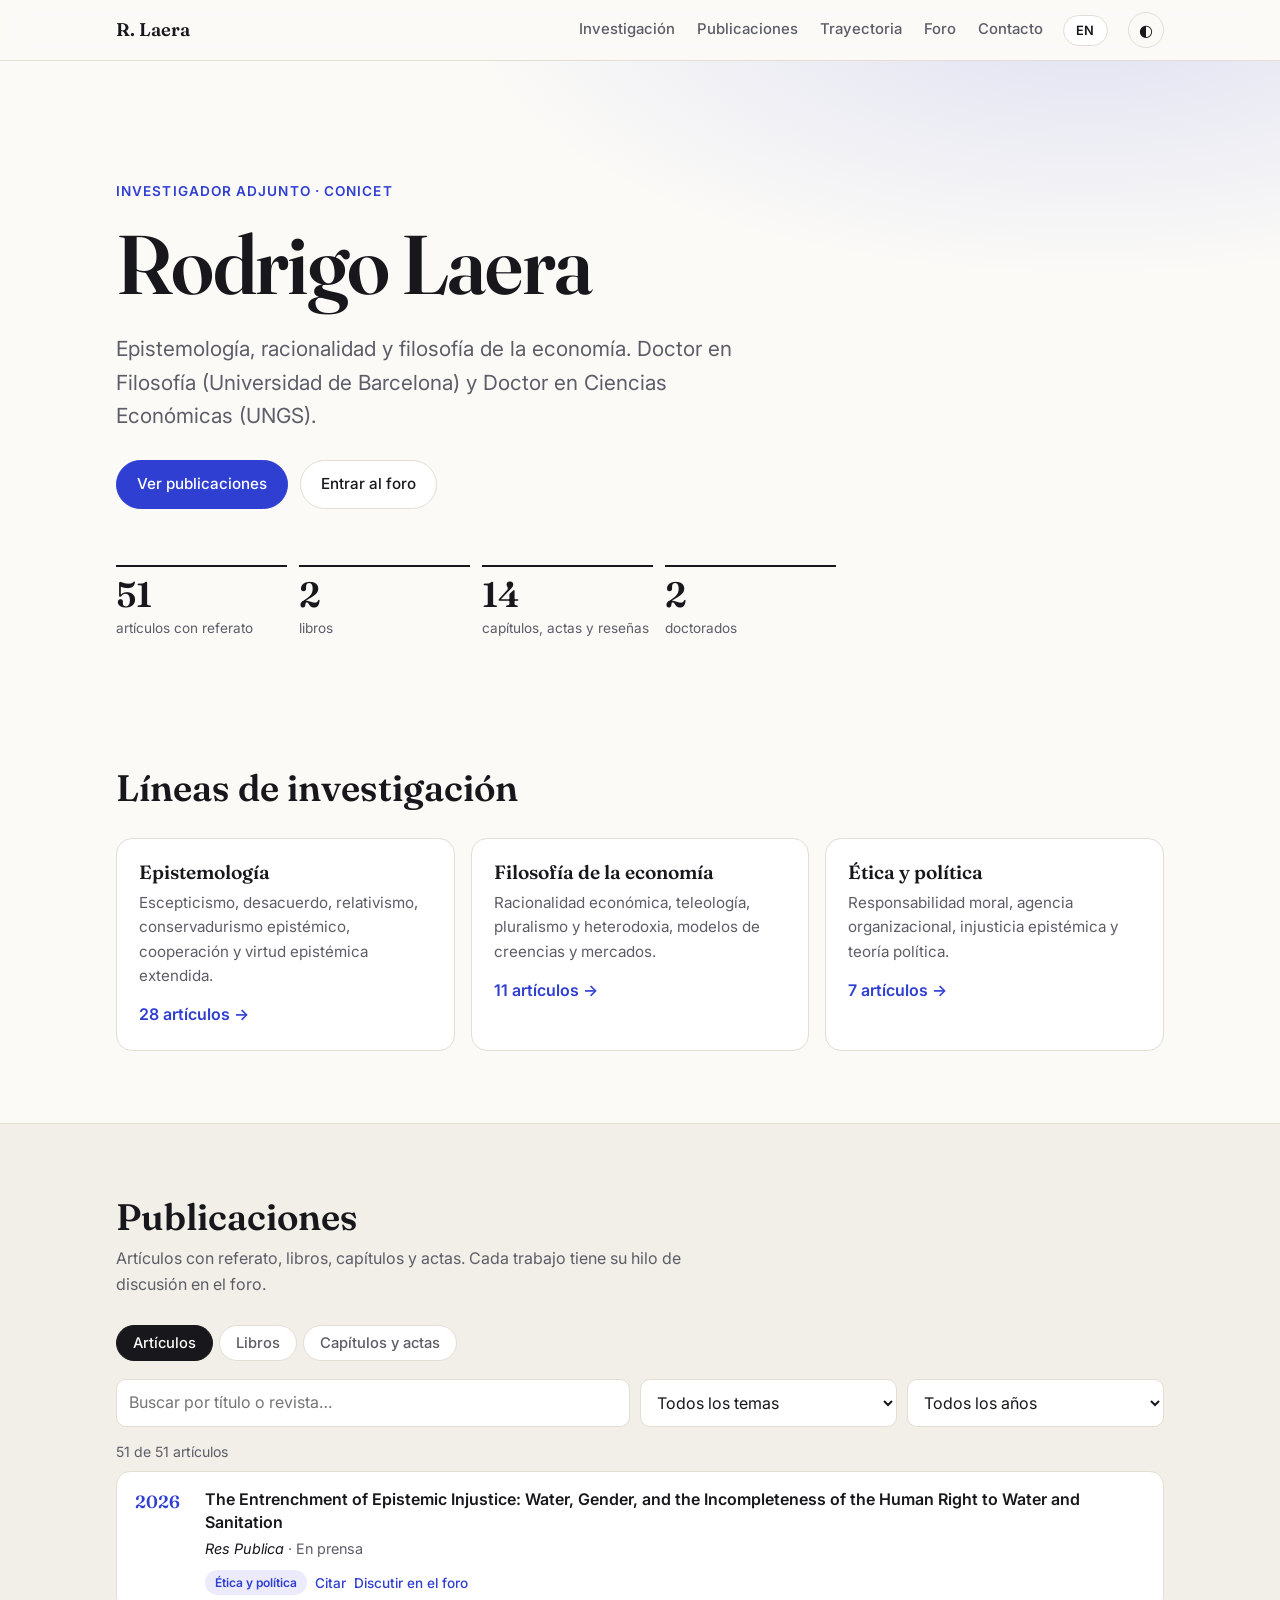
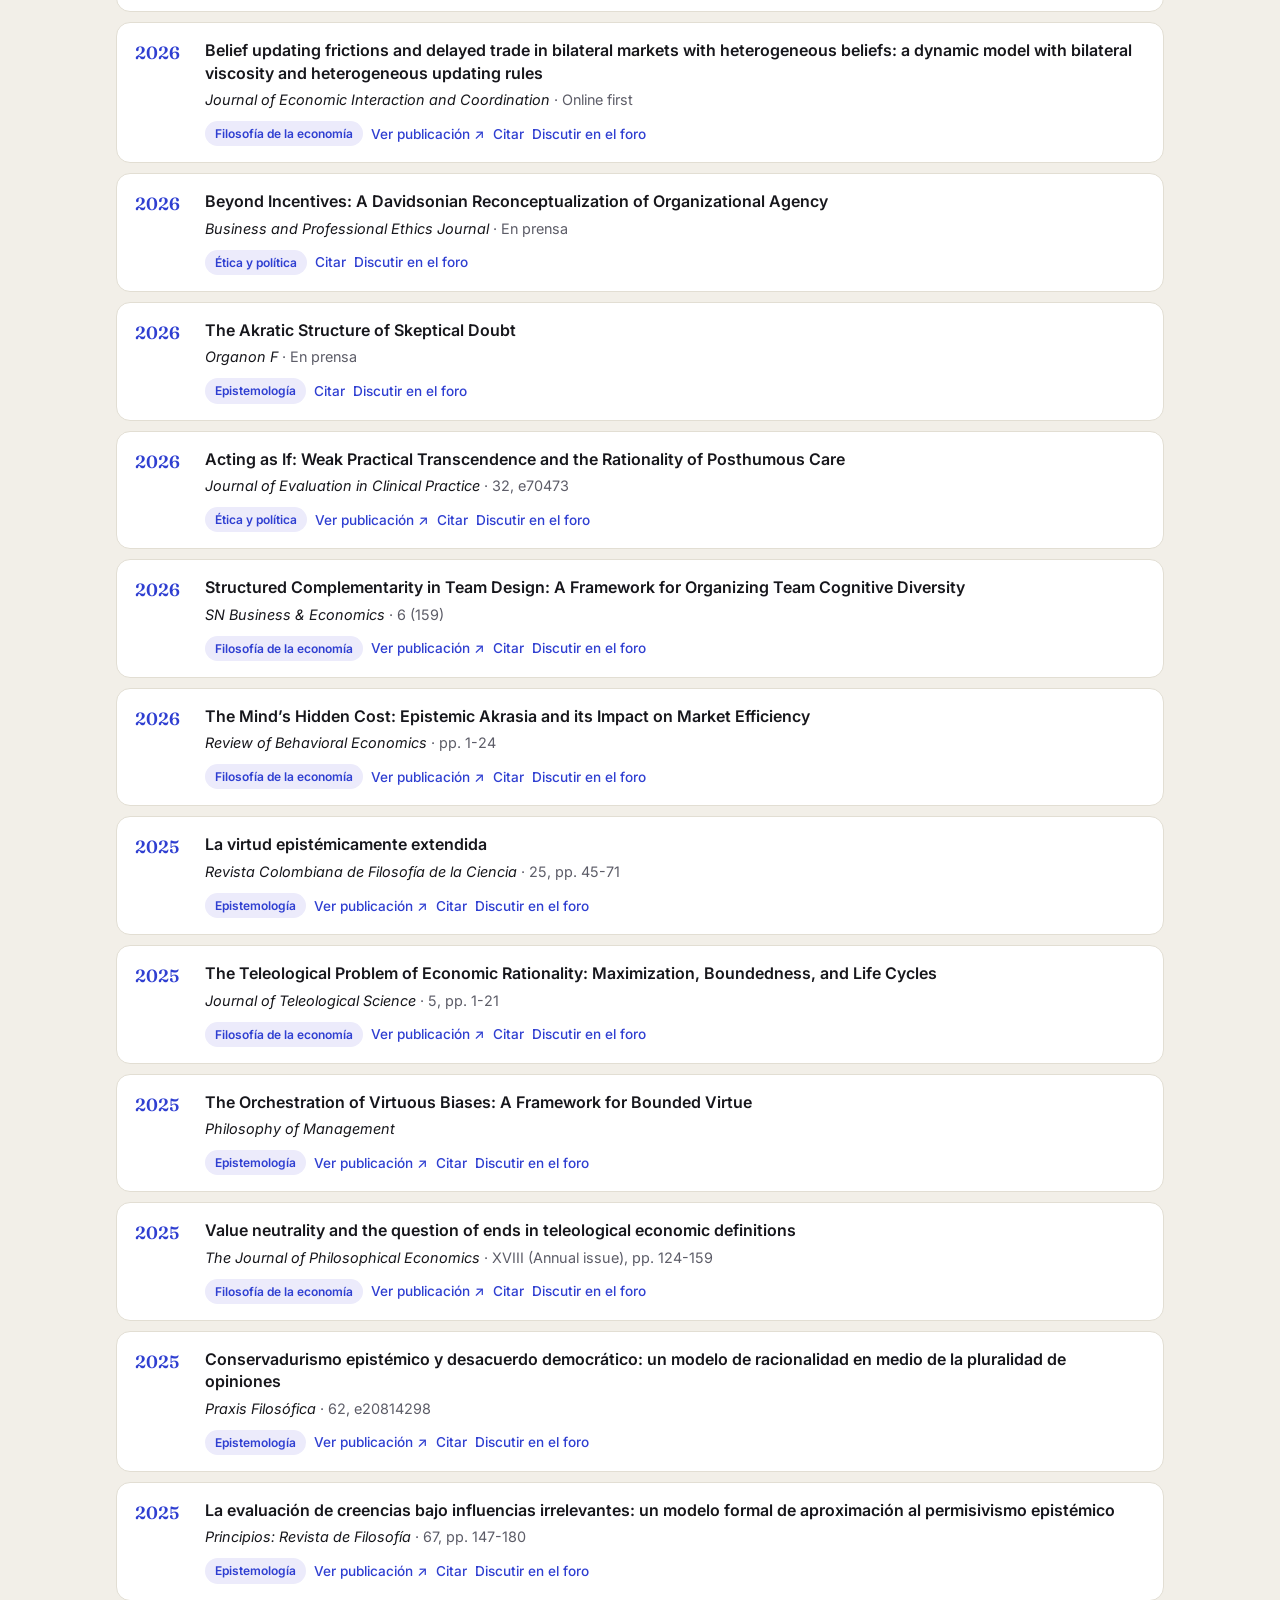
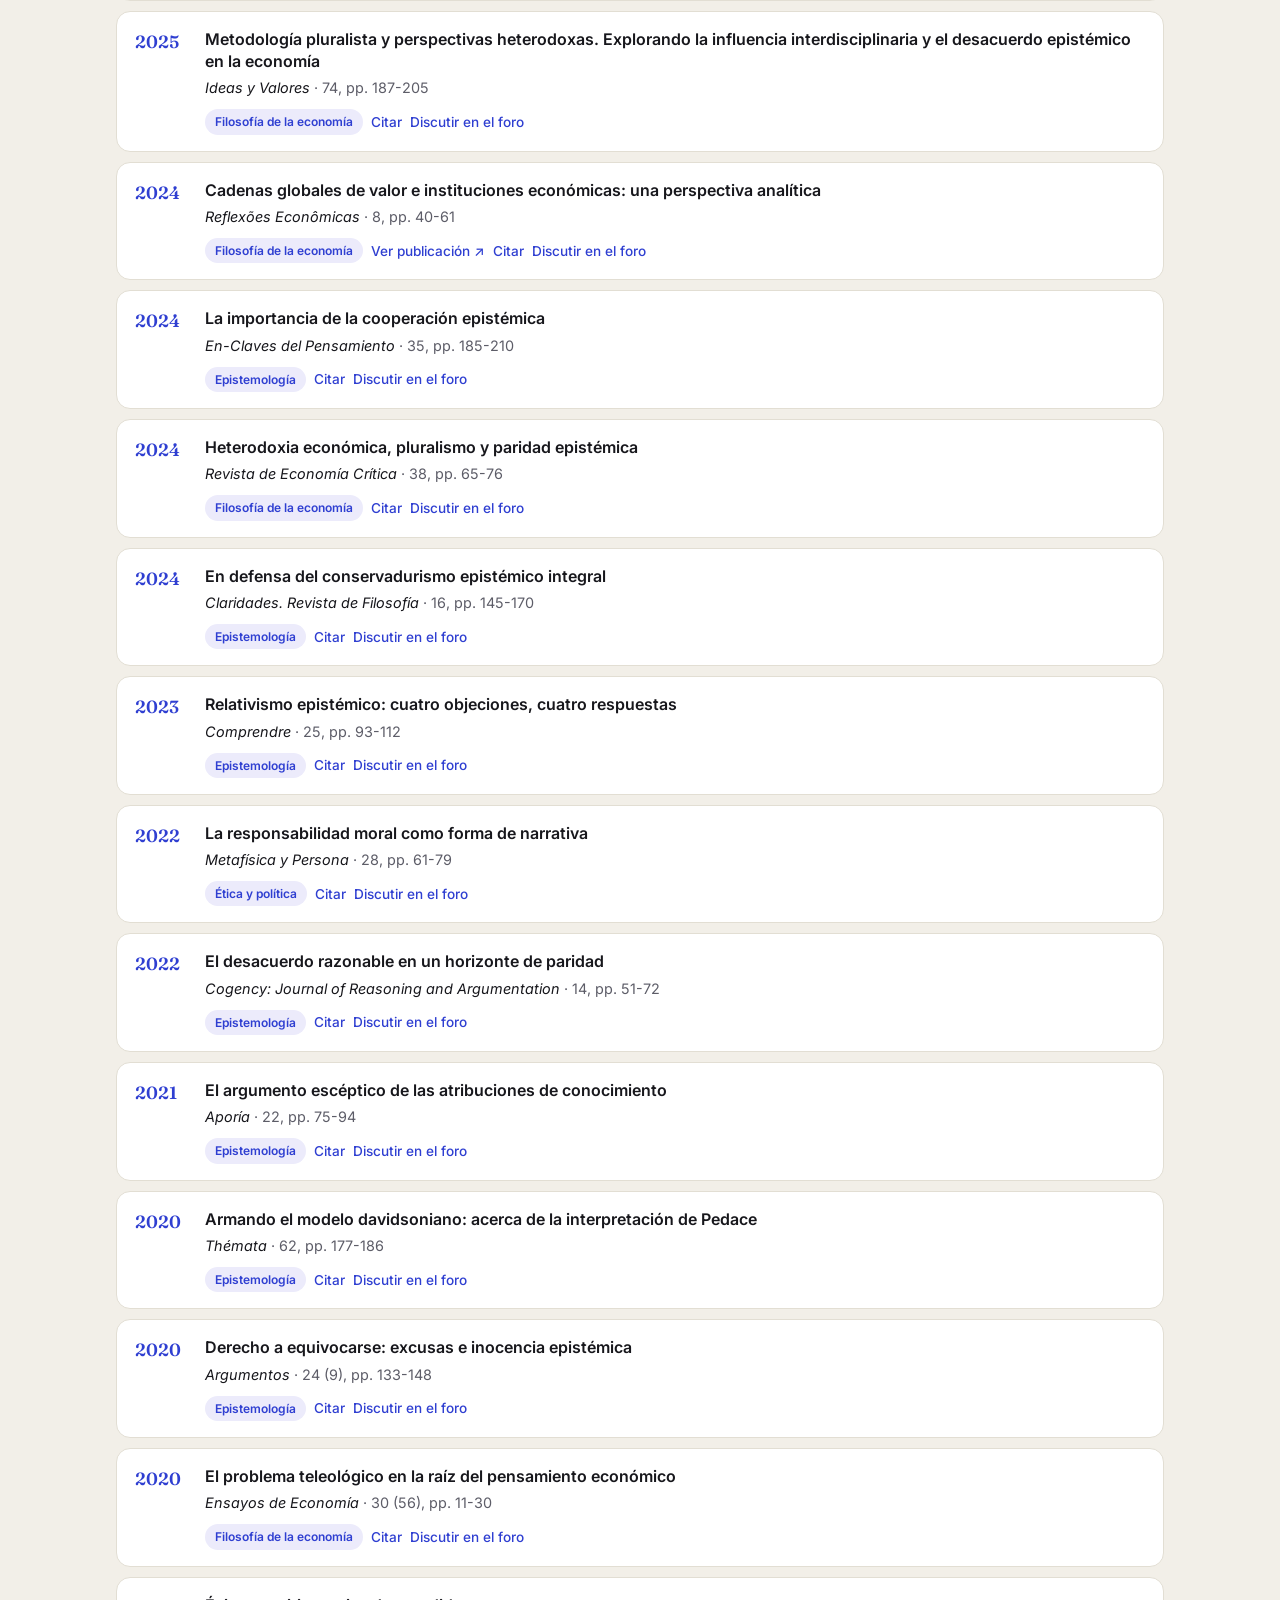
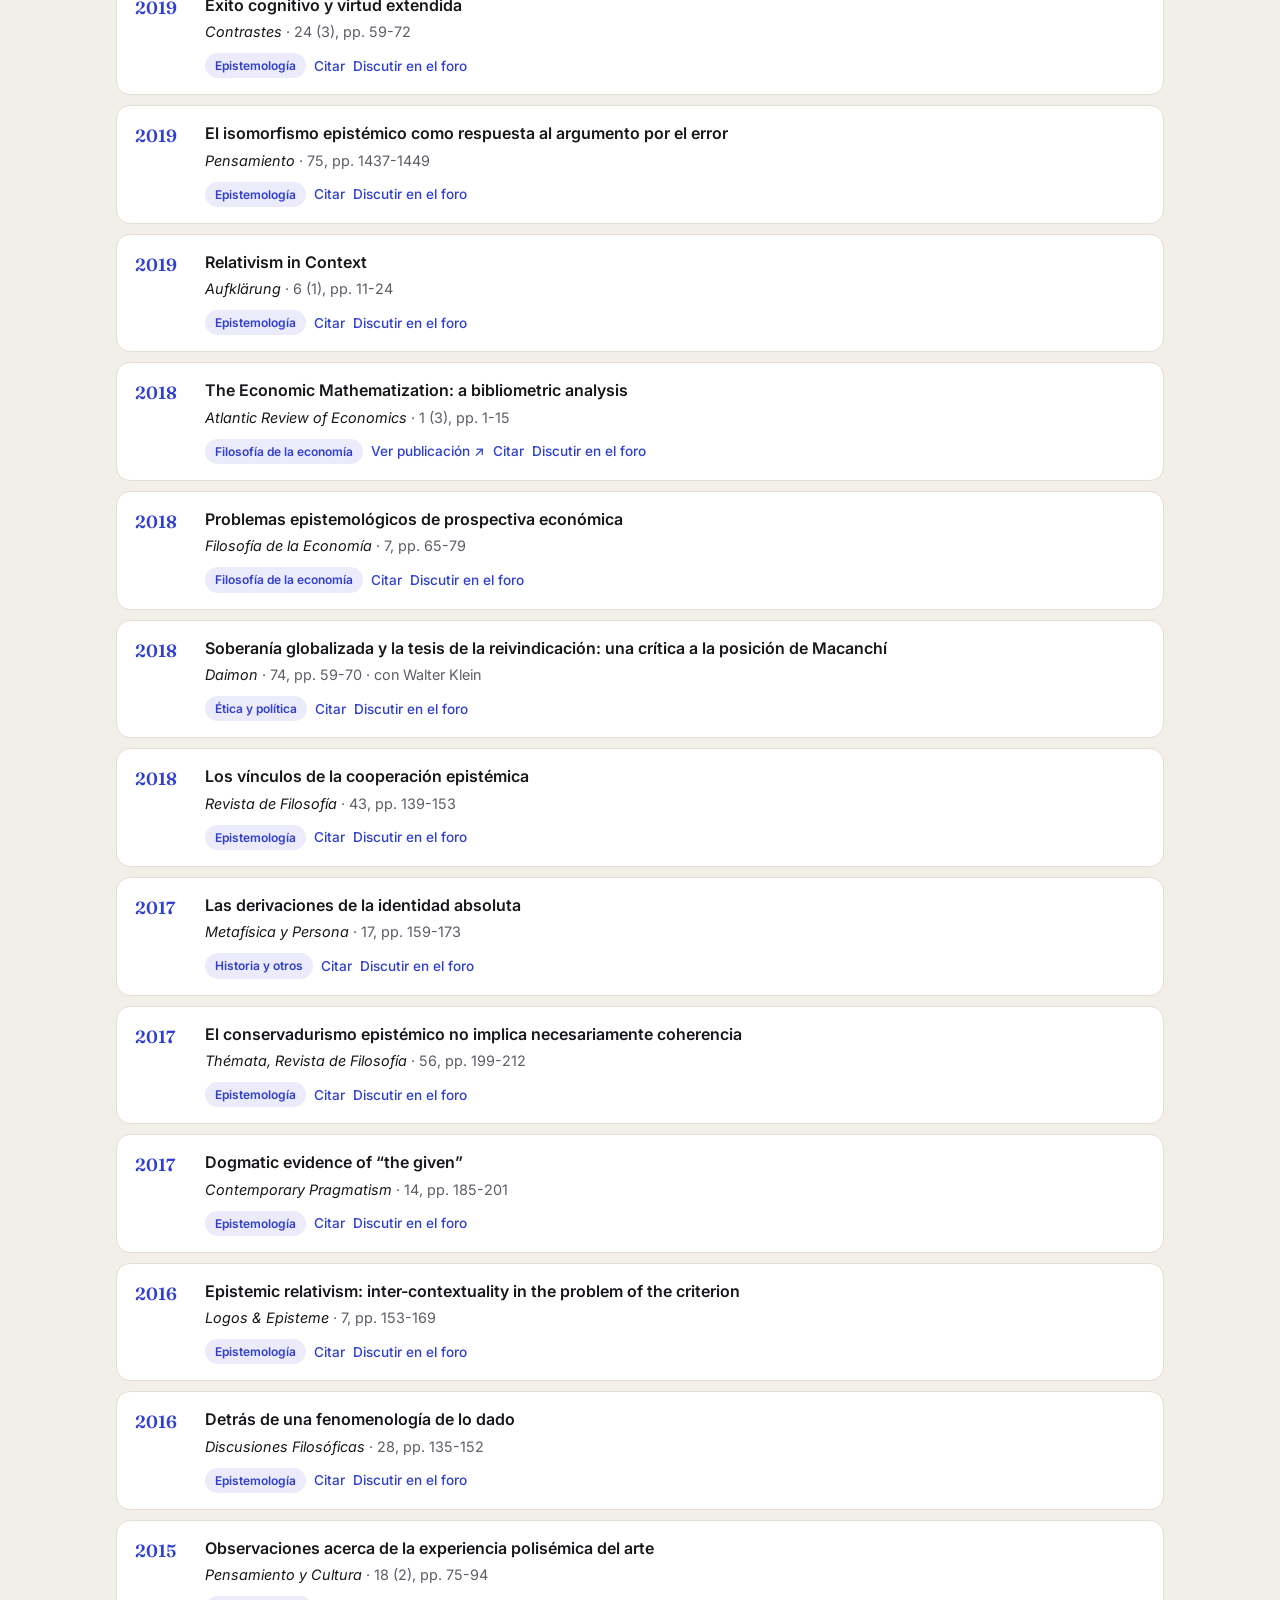
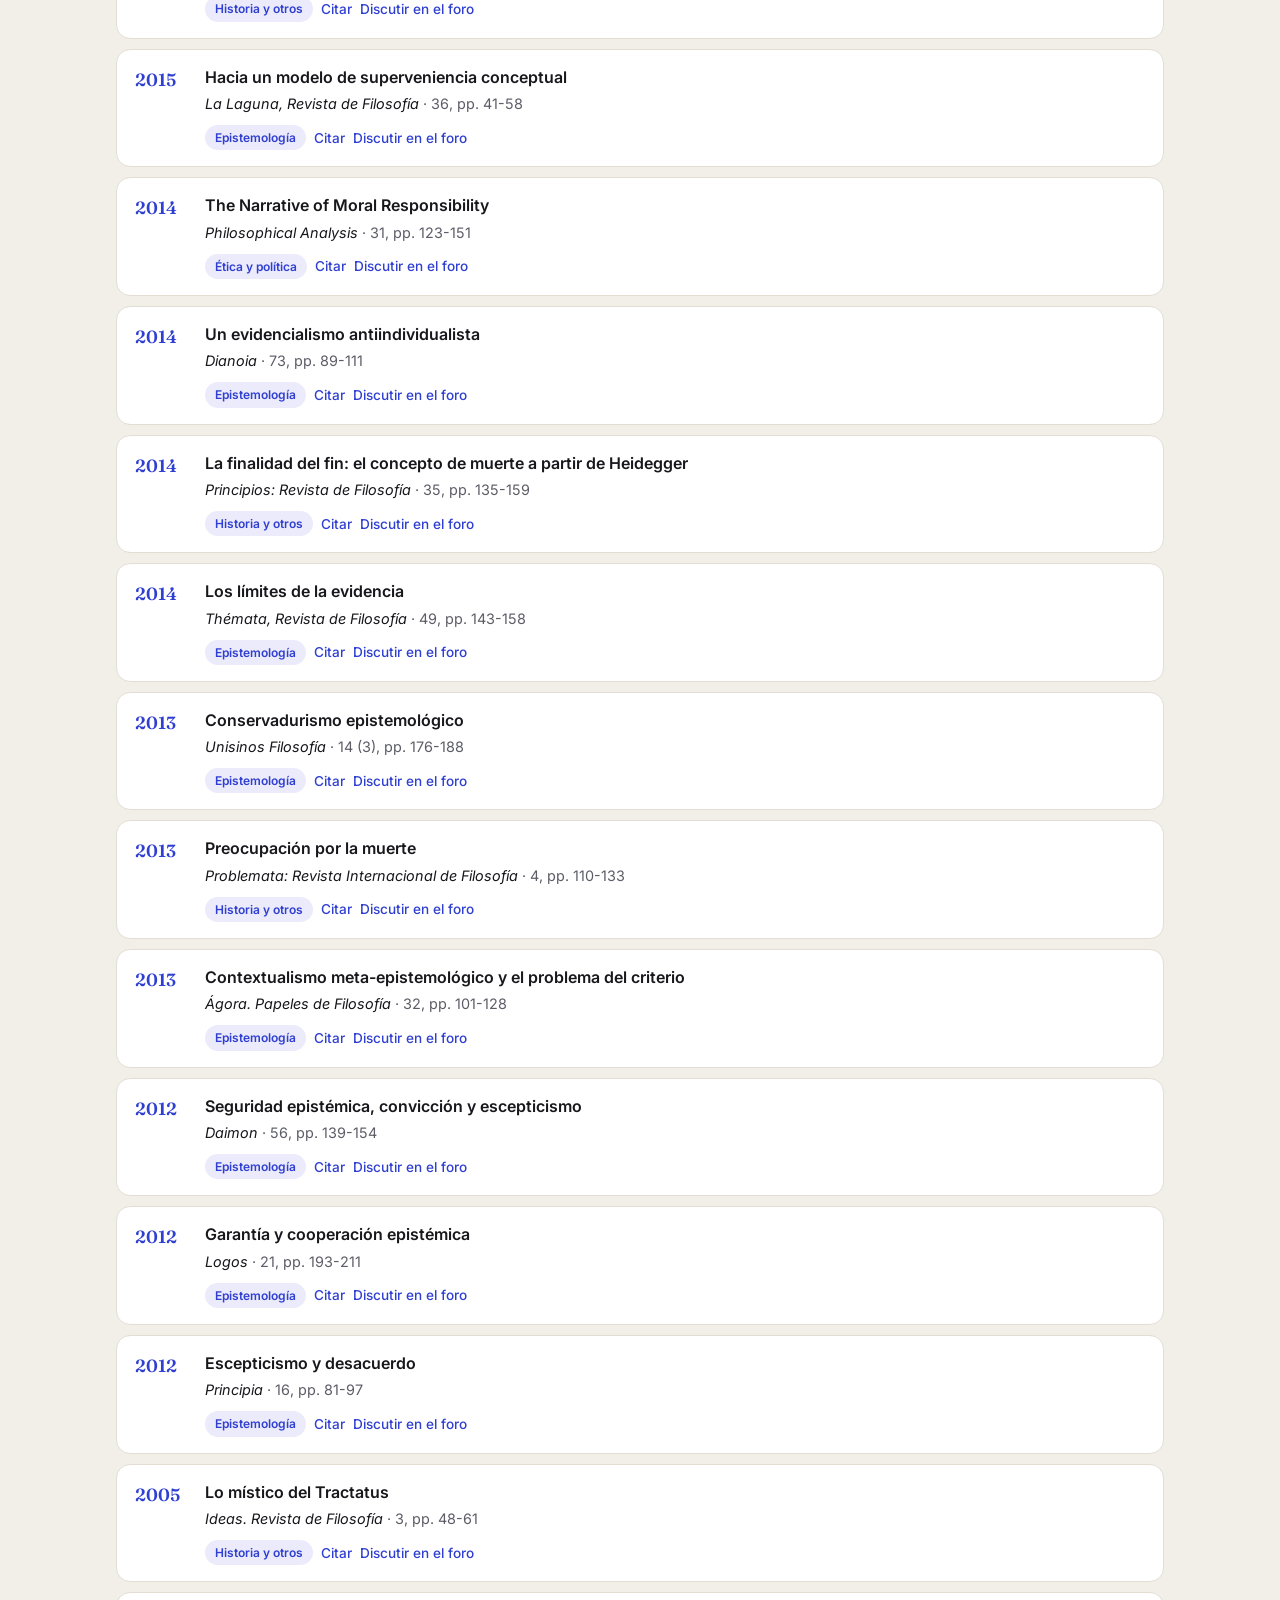
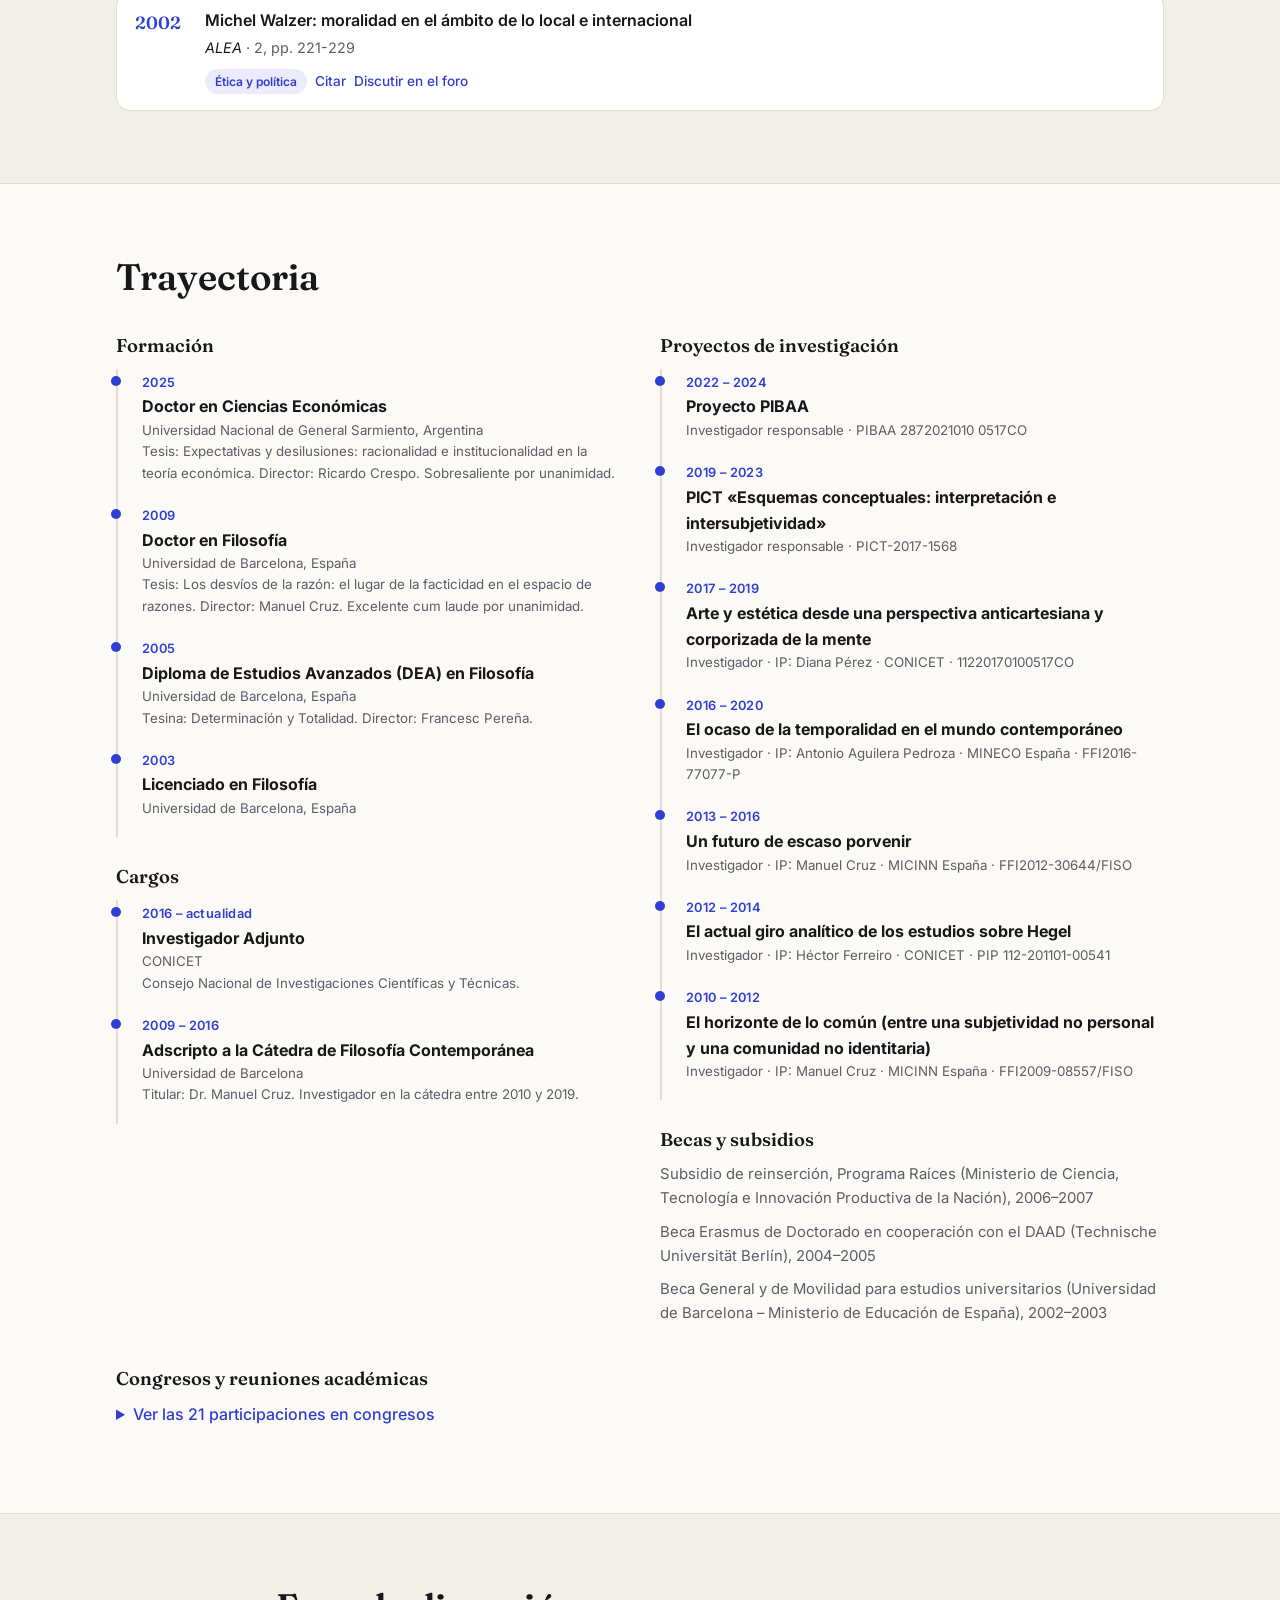
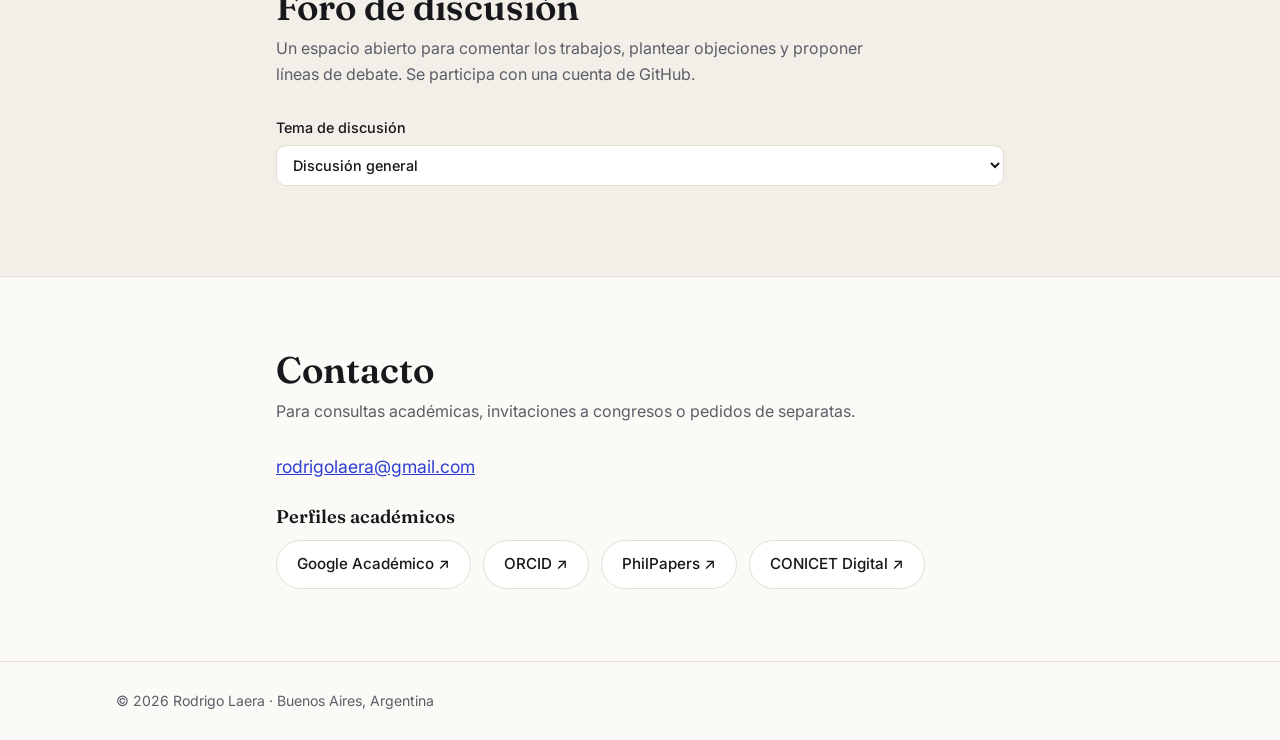
<file: index.html>
<!doctype html>
<html lang="es">
<head>
<meta charset="utf-8">
<meta name="viewport" content="width=device-width, initial-scale=1">
<title>Rodrigo Laera · Epistemología, racionalidad y filosofía de la economía</title>
<meta name="description" content="Sitio académico de Rodrigo Laera, Dr. en Filosofía y Dr. en Ciencias Económicas, Investigador Adjunto del CONICET. CV, publicaciones, cómo citar y foro de discusión.">
<meta name="page-lang" content="es" data-es="index.html" data-en="en.html">
<meta property="og:type" content="website">
<meta property="og:title" content="Rodrigo Laera · Epistemología, racionalidad y filosofía de la economía">
<meta property="og:description" content="Sitio académico de Rodrigo Laera, Dr. en Filosofía y Dr. en Ciencias Económicas, Investigador Adjunto del CONICET. CV, publicaciones, cómo citar y foro de discusión.">
<meta property="og:locale" content="es_AR">
<meta name="twitter:card" content="summary">
<link rel="preconnect" href="https://fonts.googleapis.com">
<link rel="preconnect" href="https://fonts.gstatic.com" crossorigin>
<link href="https://fonts.googleapis.com/css2?family=Fraunces:opsz,wght@9..144,400;9..144,600&family=Inter:wght@400;500;600&display=swap" rel="stylesheet">
<link rel="stylesheet" href="style.css">
<script>try{var t=localStorage.getItem("theme");if(t)document.documentElement.dataset.theme=t}catch(e){}</script>
</head>
<body>
<header class="nav">
  <div class="wrap nav-in">
    <a class="brand" href="#inicio">R. Laera</a>
    <nav id="menu">
      <a href="#investigacion" data-i="nav.research"></a>
      <a href="#publicaciones" data-i="nav.pubs"></a>
      <a href="#trayectoria" data-i="nav.career"></a>
      <a href="#foro" data-i="nav.forum"></a>
      <a href="#contacto" data-i="nav.contact"></a>
    </nav>
    <a id="lang" class="pill-btn" href="en.html" hreflang="en"></a>
    <button id="theme" class="icon-btn" type="button">◐</button>
  </div>
</header>

<main>
<section id="inicio" class="hero">
  <div class="wrap">
    <p class="eyebrow" data-i="eyebrow"></p>
    <h1>Rodrigo Laera</h1>
    <p class="lead" data-i="lead"></p>
    <div class="cta">
      <a class="btn primary" href="#publicaciones" data-i="cta1"></a>
      <a class="btn" href="#foro" data-i="cta2"></a>
    </div>
    <dl class="stats" id="stats"></dl>
  </div>
</section>

<section id="investigacion" class="block">
  <div class="wrap">
    <h2 data-i="areasTitle"></h2>
    <div class="cards three" id="areas"></div>
  </div>
</section>

<section id="publicaciones" class="block alt">
  <div class="wrap">
    <h2 data-i="pubsTitle"></h2>
    <p class="sub" data-i="pubsSub"></p>
    <div class="tabs" role="tablist" id="tabs">
      <button type="button" role="tab" class="on" data-tab="art"></button>
      <button type="button" role="tab" data-tab="book"></button>
      <button type="button" role="tab" data-tab="chap"></button>
    </div>
    <div id="filters" class="filters">
      <input id="q" type="search" aria-label="Search">
      <select id="topic" aria-label="Topic"></select>
      <select id="year" aria-label="Year"></select>
      <label id="oa-wrap" class="check" hidden><input id="oa" type="checkbox"><span data-i="onlyOA"></span></label>
    </div>
    <p id="count" class="count" aria-live="polite"></p>
    <div id="list" class="list"></div>
  </div>
</section>

<section id="trayectoria" class="block">
  <div class="wrap">
    <h2 data-i="careerTitle"></h2>
    <div class="cols">
      <div>
        <h3 data-i="education"></h3>
        <ol class="timeline" id="edu"></ol>
        <h3 data-i="positions"></h3>
        <ol class="timeline" id="pos"></ol>
      </div>
      <div>
        <h3 data-i="projects"></h3>
        <ol class="timeline" id="proj"></ol>
        <h3 data-i="grants"></h3>
        <ul class="plain" id="grants"></ul>
      </div>
    </div>
    <h3 class="mt" data-i="talksH"></h3>
    <details class="talks"><summary id="talks-sum"></summary>
      <ul class="plain" id="talks"></ul>
    </details>
  </div>
</section>

<section id="foro" class="block alt">
  <div class="wrap narrow">
    <h2 data-i="forumTitle"></h2>
    <p class="sub" data-i="forumSub"></p>
    <label class="field"><span data-i="thread"></span>
      <select id="thread"></select>
    </label>
    <div id="giscus-box"></div>
  </div>
</section>

<section id="contacto" class="block">
  <div class="wrap narrow">
    <h2 data-i="contactTitle"></h2>
    <p class="sub" data-i="contactSub"></p>
    <p class="mail"><a id="mail" href="mailto:rodrigolaera@gmail.com">rodrigolaera@gmail.com</a></p>
    <div id="profiles" class="profiles" hidden>
      <h3 data-i="profiles"></h3>
      <div class="cta" id="profile-links"></div>
    </div>
  </div>
</section>
</main>

<footer><div class="wrap">© <span id="yr"></span> Rodrigo Laera · <span data-i="footer"></span></div></footer>

<script src="data.js"></script>
<script src="i18n.js"></script>
<script src="config.js"></script>
<script src="app.js"></script>
</body>
</html>
</file>
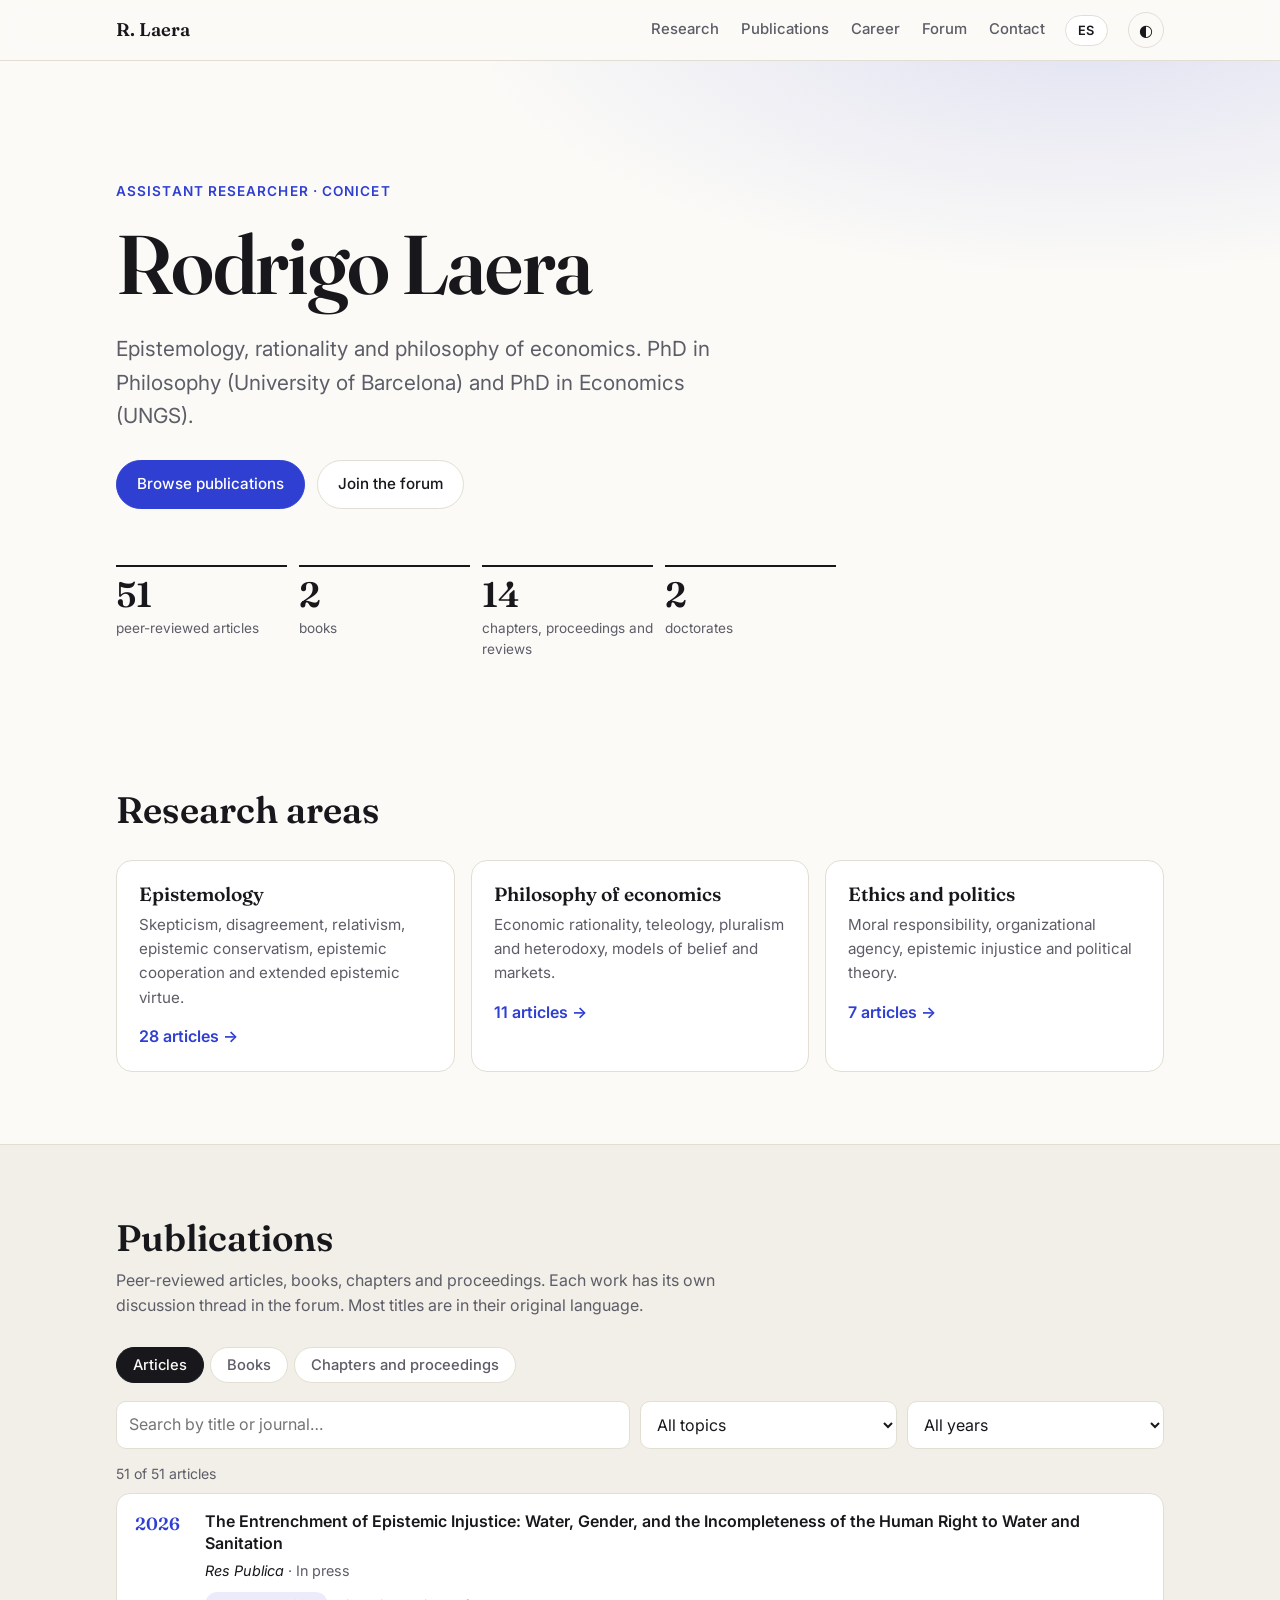
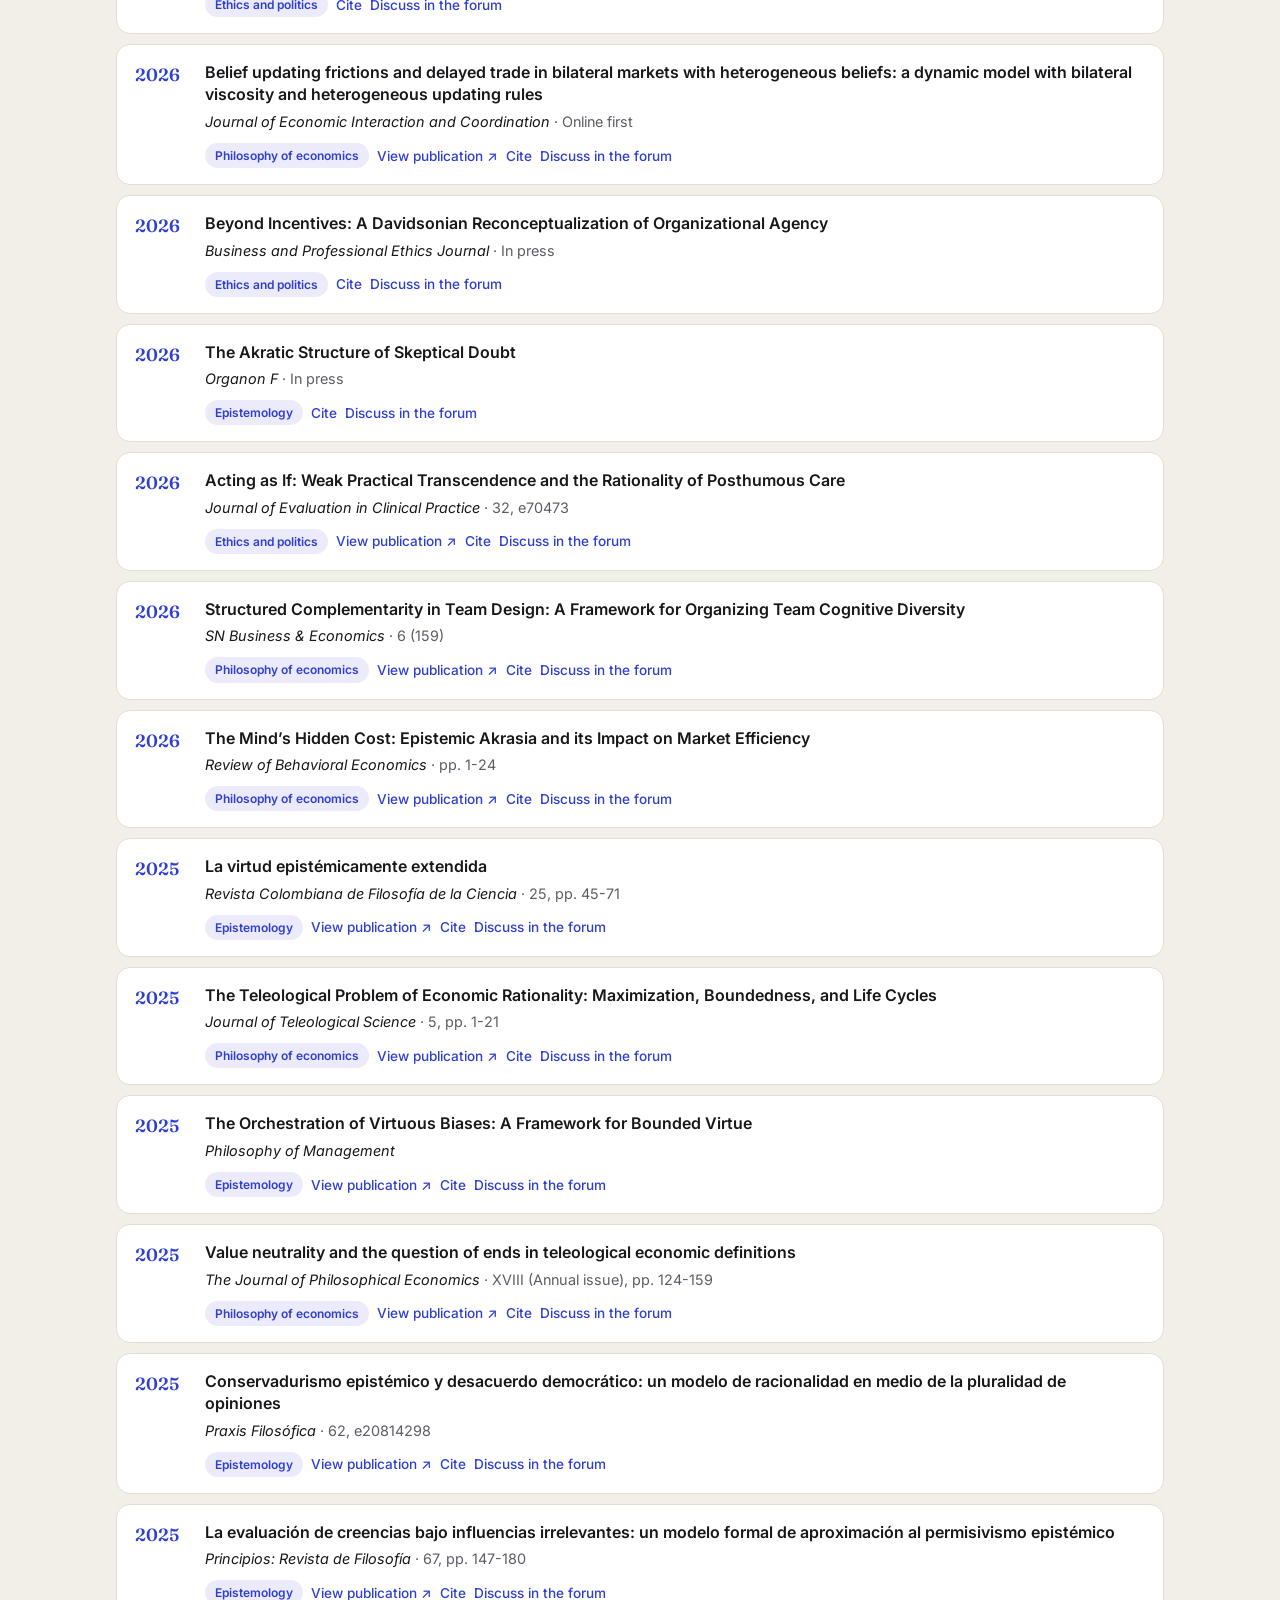
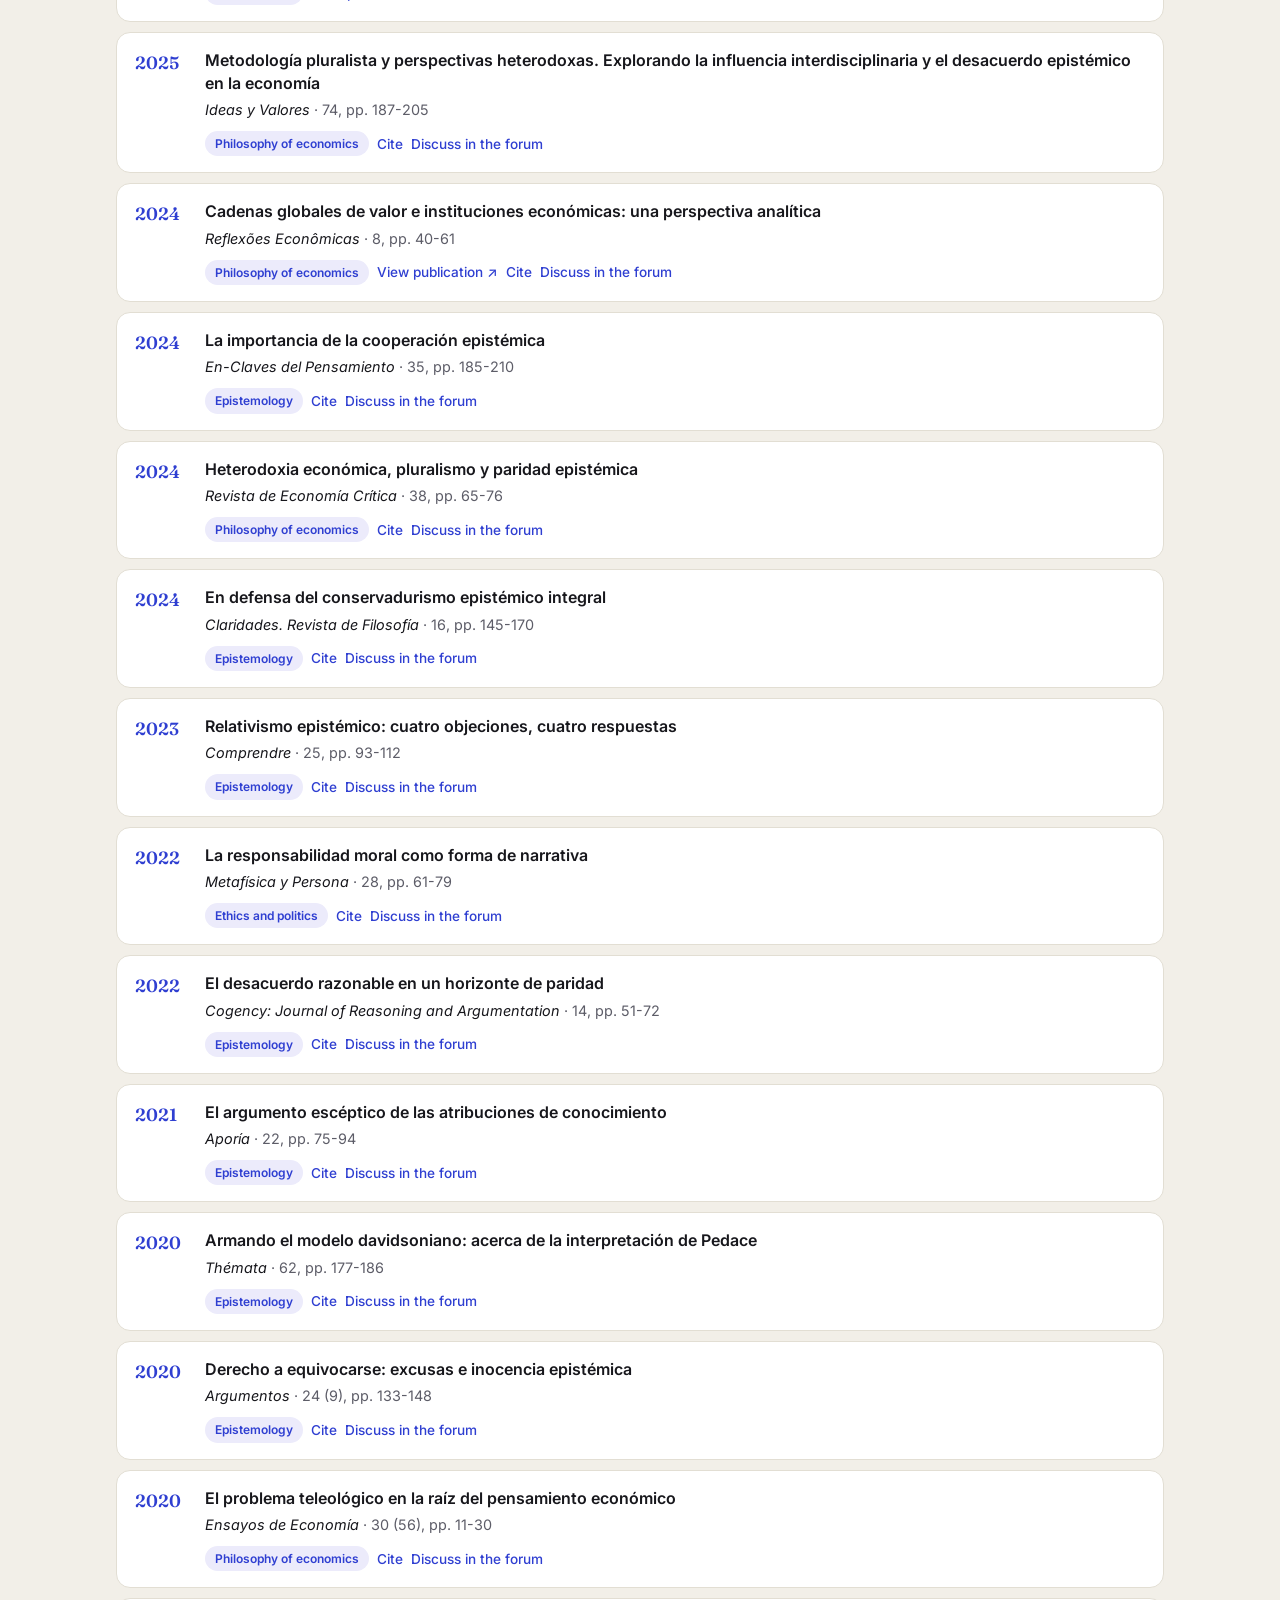
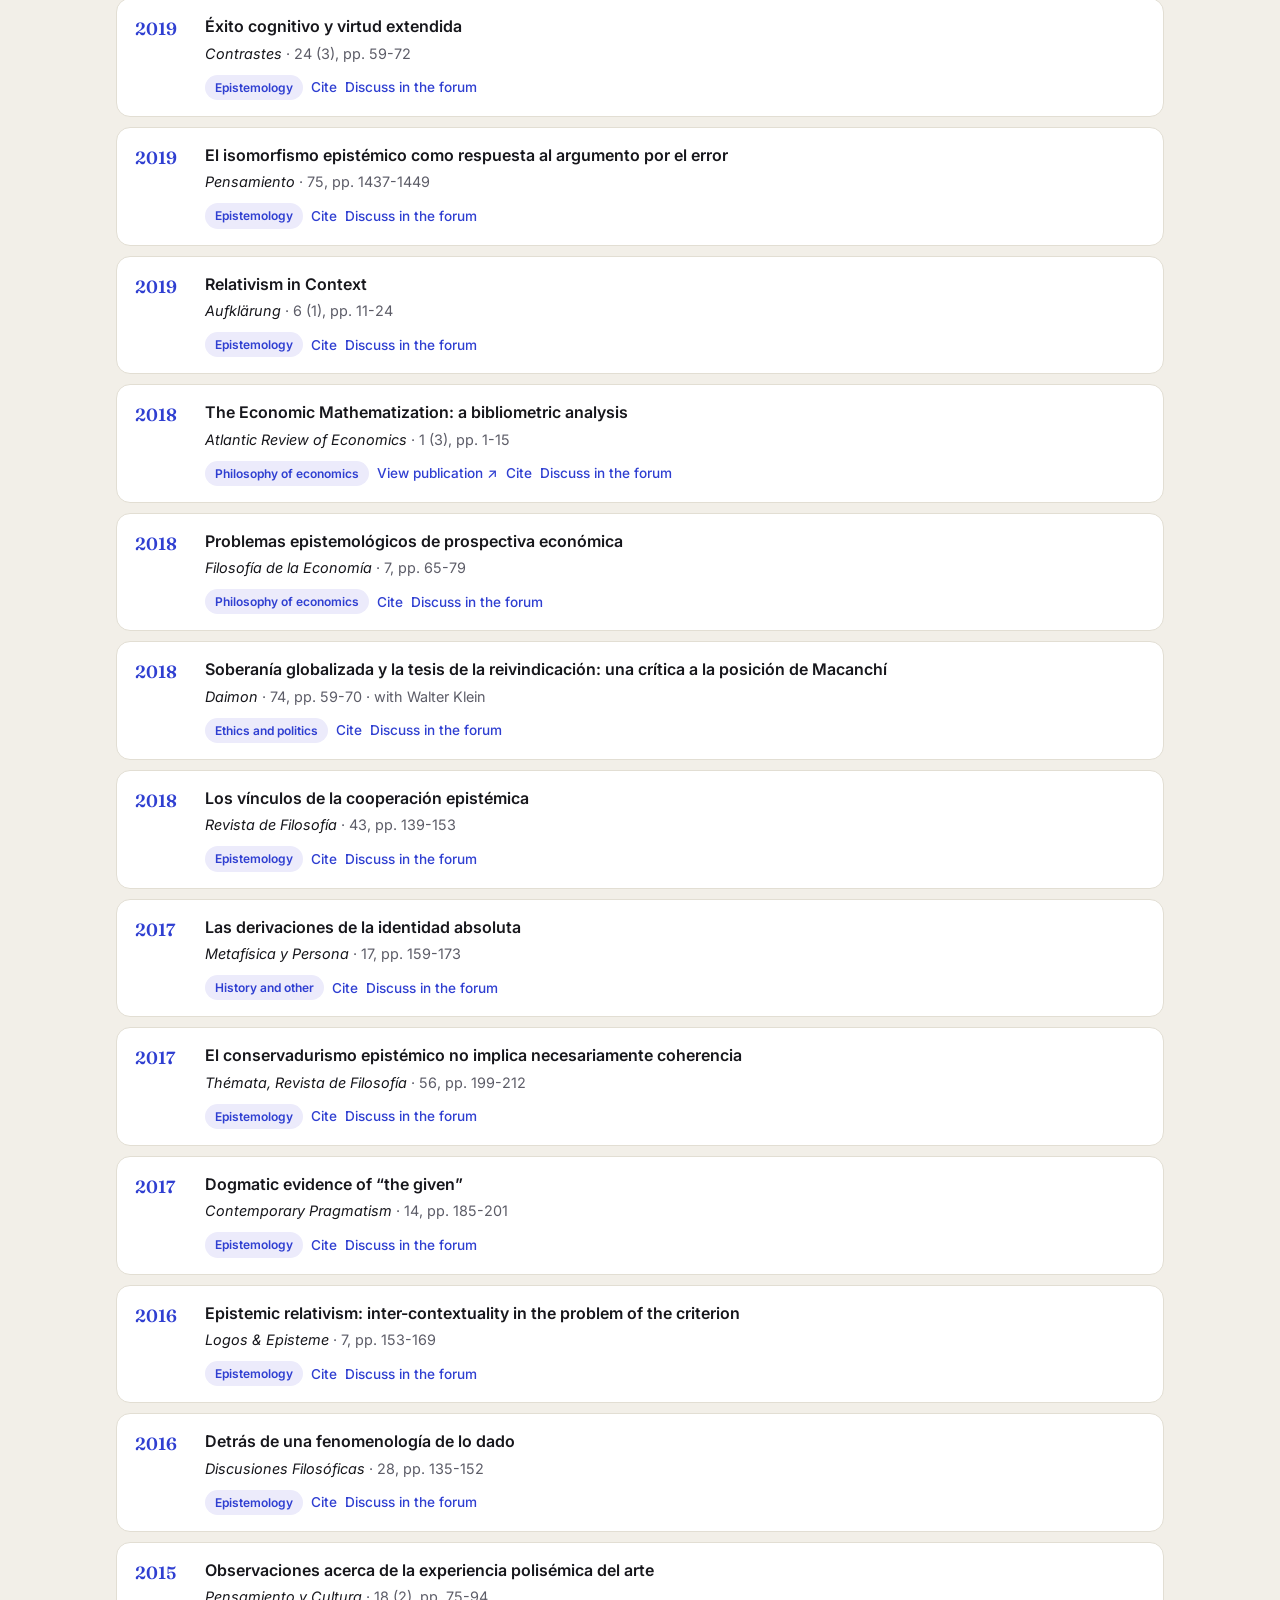
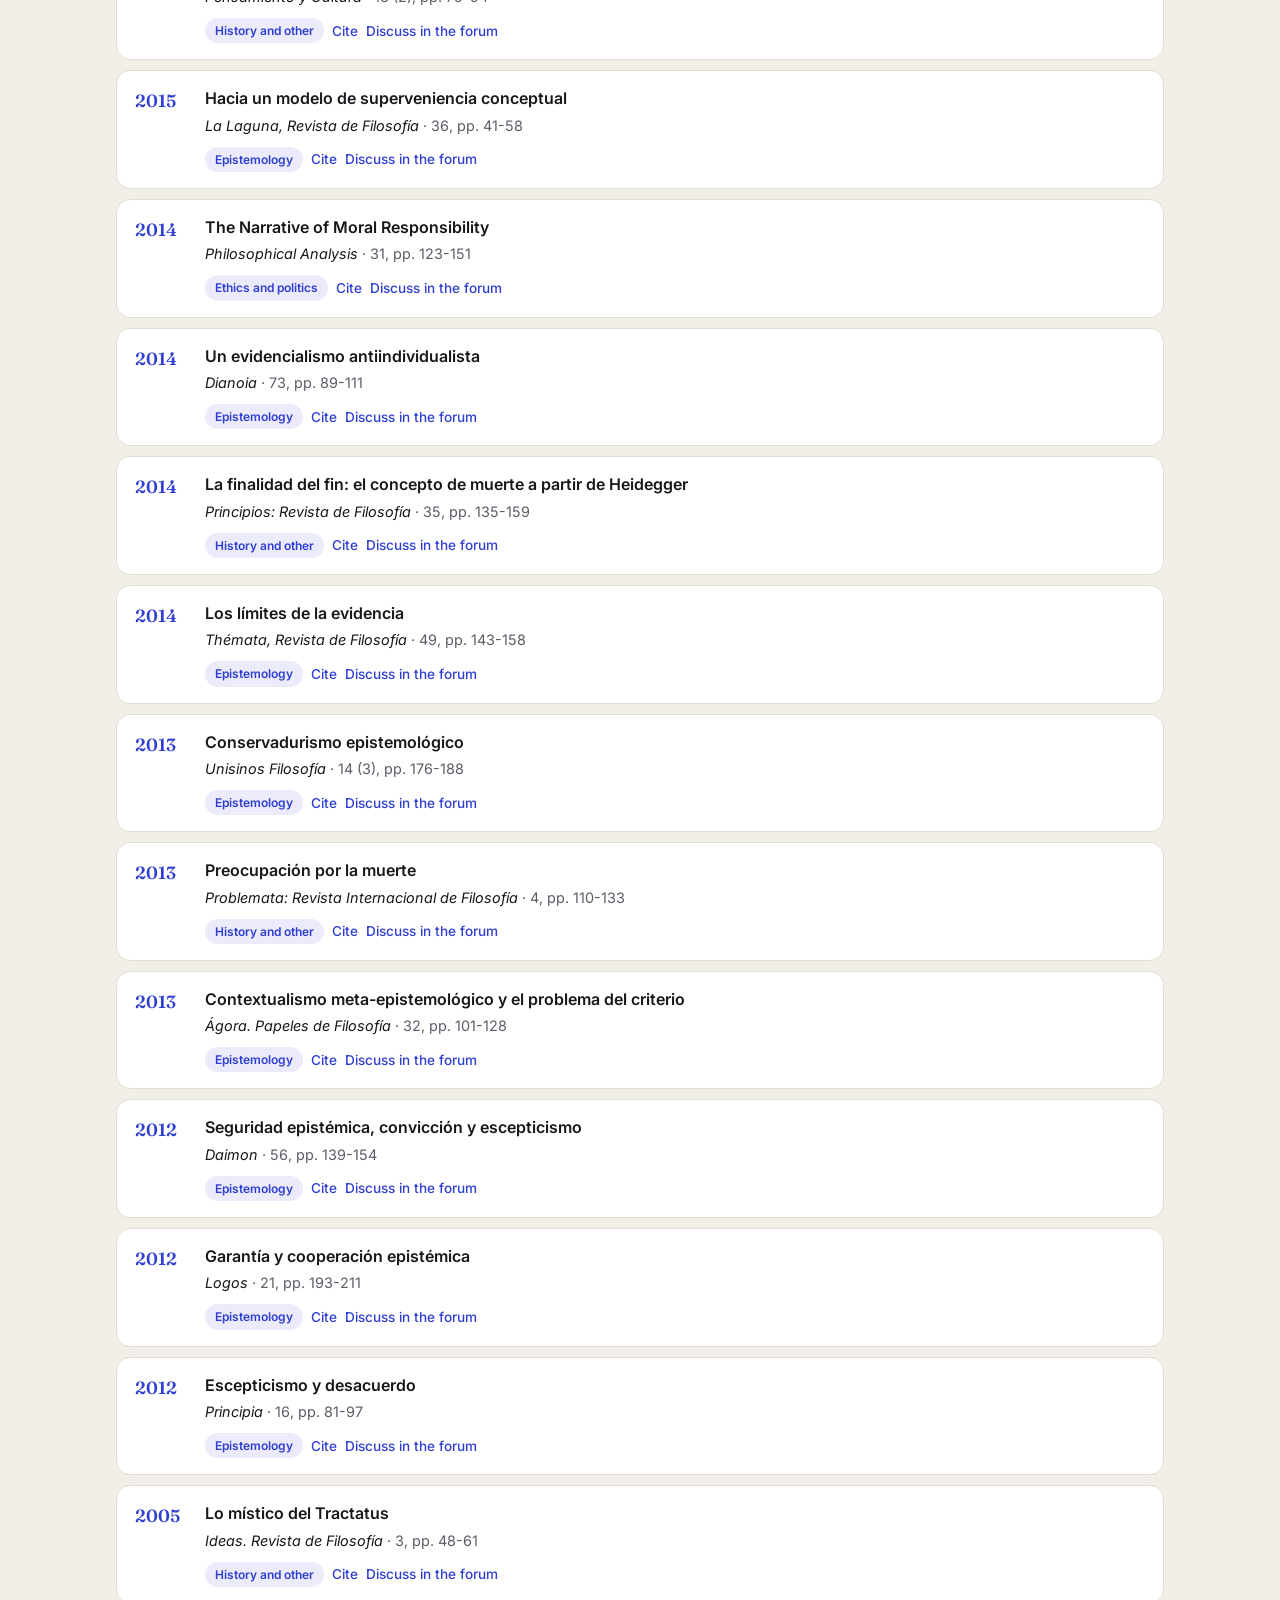
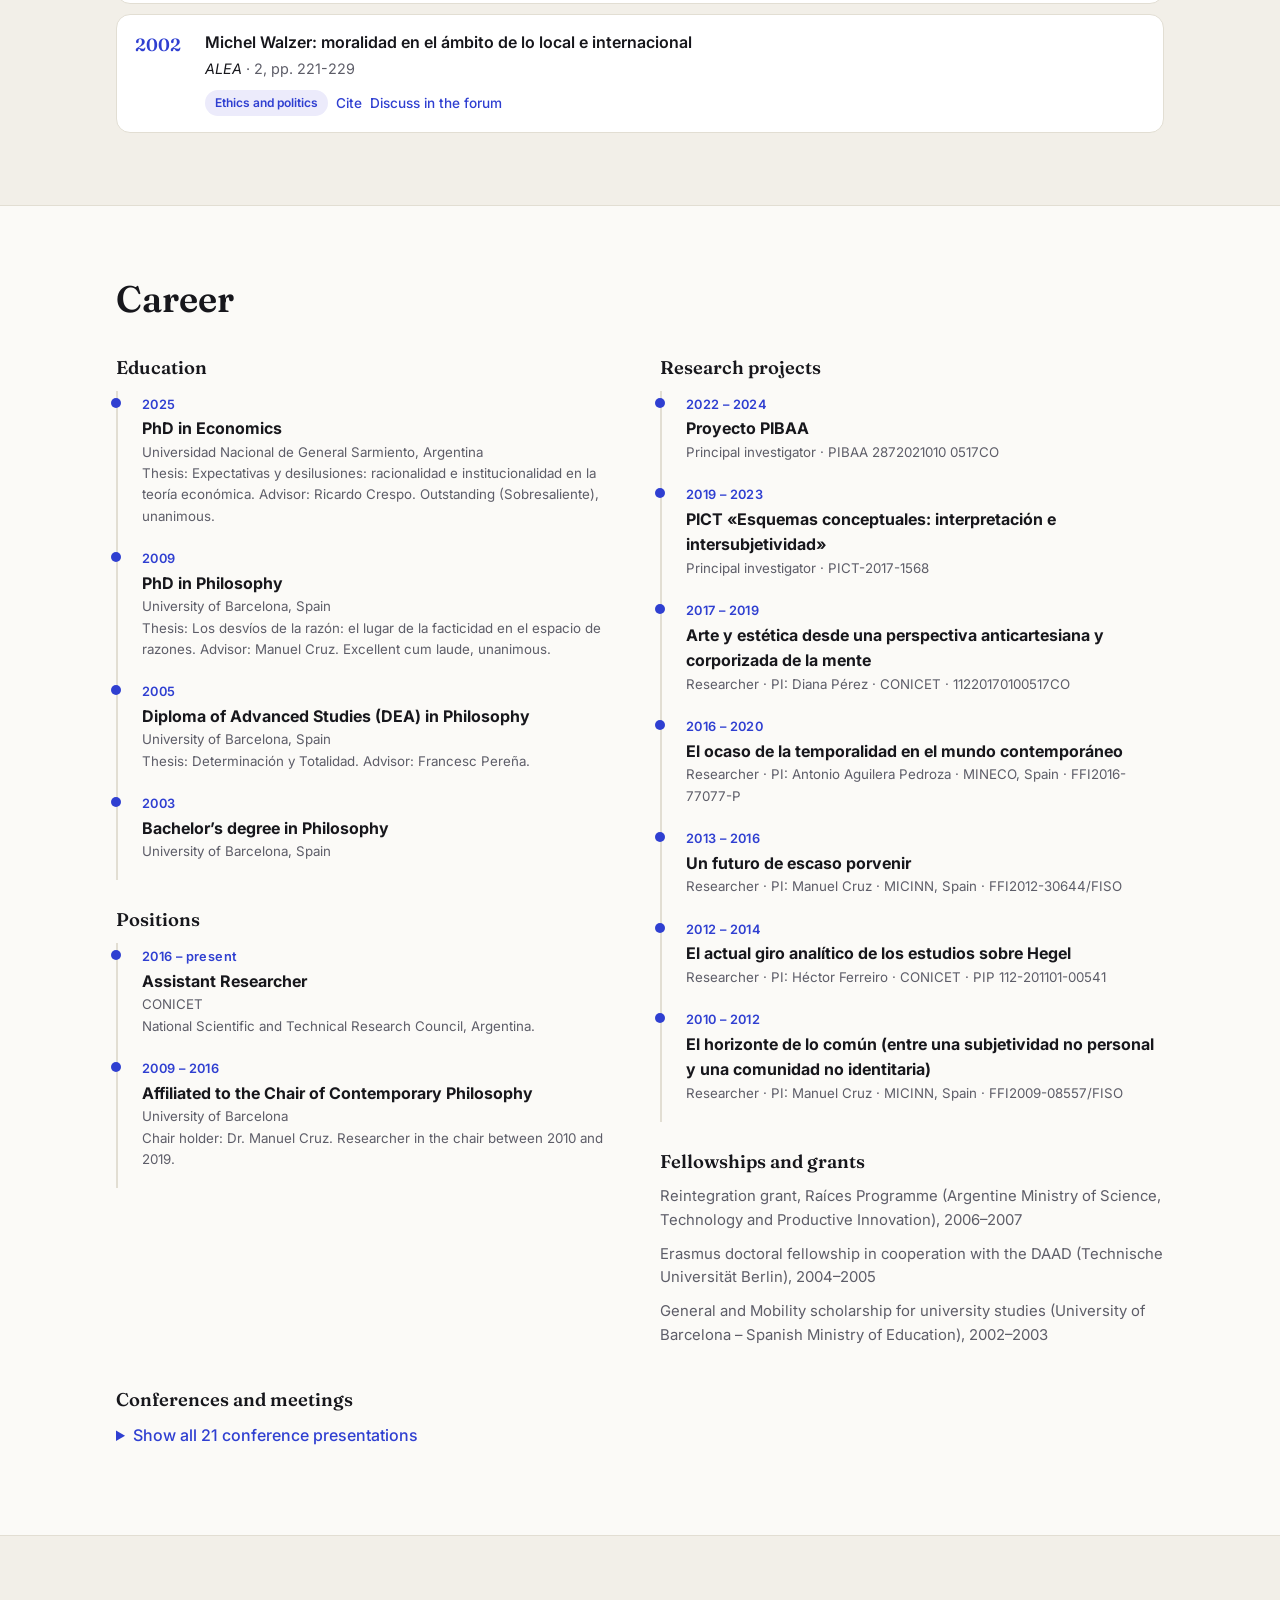
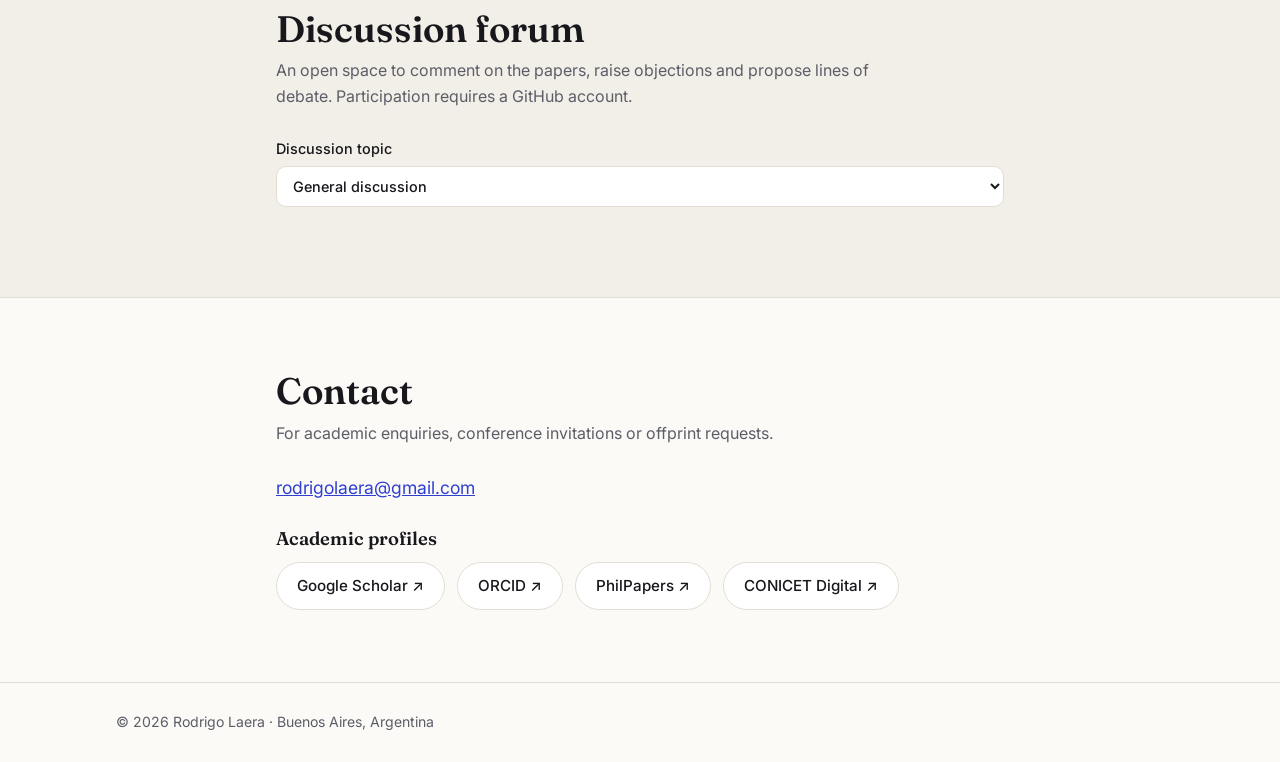
<file: en.html>
<!doctype html>
<html lang="en">
<head>
<meta charset="utf-8">
<meta name="viewport" content="width=device-width, initial-scale=1">
<title>Rodrigo Laera · Epistemology, rationality and philosophy of economics</title>
<meta name="description" content="Academic website of Rodrigo Laera, PhD in Philosophy and PhD in Economics, Assistant Researcher at CONICET. CV, publications, how to cite and discussion forum.">
<meta name="page-lang" content="en" data-es="index.html" data-en="en.html">
<meta property="og:type" content="website">
<meta property="og:title" content="Rodrigo Laera · Epistemology, rationality and philosophy of economics">
<meta property="og:description" content="Academic website of Rodrigo Laera, PhD in Philosophy and PhD in Economics, Assistant Researcher at CONICET. CV, publications, how to cite and discussion forum.">
<meta property="og:locale" content="en_US">
<meta name="twitter:card" content="summary">
<link rel="preconnect" href="https://fonts.googleapis.com">
<link rel="preconnect" href="https://fonts.gstatic.com" crossorigin>
<link href="https://fonts.googleapis.com/css2?family=Fraunces:opsz,wght@9..144,400;9..144,600&family=Inter:wght@400;500;600&display=swap" rel="stylesheet">
<link rel="stylesheet" href="style.css">
<script>try{var t=localStorage.getItem("theme");if(t)document.documentElement.dataset.theme=t}catch(e){}</script>
</head>
<body>
<header class="nav">
  <div class="wrap nav-in">
    <a class="brand" href="#inicio">R. Laera</a>
    <nav id="menu">
      <a href="#investigacion" data-i="nav.research"></a>
      <a href="#publicaciones" data-i="nav.pubs"></a>
      <a href="#trayectoria" data-i="nav.career"></a>
      <a href="#foro" data-i="nav.forum"></a>
      <a href="#contacto" data-i="nav.contact"></a>
    </nav>
    <a id="lang" class="pill-btn" href="index.html" hreflang="es"></a>
    <button id="theme" class="icon-btn" type="button">◐</button>
  </div>
</header>

<main>
<section id="inicio" class="hero">
  <div class="wrap">
    <p class="eyebrow" data-i="eyebrow"></p>
    <h1>Rodrigo Laera</h1>
    <p class="lead" data-i="lead"></p>
    <div class="cta">
      <a class="btn primary" href="#publicaciones" data-i="cta1"></a>
      <a class="btn" href="#foro" data-i="cta2"></a>
    </div>
    <dl class="stats" id="stats"></dl>
  </div>
</section>

<section id="investigacion" class="block">
  <div class="wrap">
    <h2 data-i="areasTitle"></h2>
    <div class="cards three" id="areas"></div>
  </div>
</section>

<section id="publicaciones" class="block alt">
  <div class="wrap">
    <h2 data-i="pubsTitle"></h2>
    <p class="sub" data-i="pubsSub"></p>
    <div class="tabs" role="tablist" id="tabs">
      <button type="button" role="tab" class="on" data-tab="art"></button>
      <button type="button" role="tab" data-tab="book"></button>
      <button type="button" role="tab" data-tab="chap"></button>
    </div>
    <div id="filters" class="filters">
      <input id="q" type="search" aria-label="Search">
      <select id="topic" aria-label="Topic"></select>
      <select id="year" aria-label="Year"></select>
      <label id="oa-wrap" class="check" hidden><input id="oa" type="checkbox"><span data-i="onlyOA"></span></label>
    </div>
    <p id="count" class="count" aria-live="polite"></p>
    <div id="list" class="list"></div>
  </div>
</section>

<section id="trayectoria" class="block">
  <div class="wrap">
    <h2 data-i="careerTitle"></h2>
    <div class="cols">
      <div>
        <h3 data-i="education"></h3>
        <ol class="timeline" id="edu"></ol>
        <h3 data-i="positions"></h3>
        <ol class="timeline" id="pos"></ol>
      </div>
      <div>
        <h3 data-i="projects"></h3>
        <ol class="timeline" id="proj"></ol>
        <h3 data-i="grants"></h3>
        <ul class="plain" id="grants"></ul>
      </div>
    </div>
    <h3 class="mt" data-i="talksH"></h3>
    <details class="talks"><summary id="talks-sum"></summary>
      <ul class="plain" id="talks"></ul>
    </details>
  </div>
</section>

<section id="foro" class="block alt">
  <div class="wrap narrow">
    <h2 data-i="forumTitle"></h2>
    <p class="sub" data-i="forumSub"></p>
    <label class="field"><span data-i="thread"></span>
      <select id="thread"></select>
    </label>
    <div id="giscus-box"></div>
  </div>
</section>

<section id="contacto" class="block">
  <div class="wrap narrow">
    <h2 data-i="contactTitle"></h2>
    <p class="sub" data-i="contactSub"></p>
    <p class="mail"><a id="mail" href="mailto:rodrigolaera@gmail.com">rodrigolaera@gmail.com</a></p>
    <div id="profiles" class="profiles" hidden>
      <h3 data-i="profiles"></h3>
      <div class="cta" id="profile-links"></div>
    </div>
  </div>
</section>
</main>

<footer><div class="wrap">© <span id="yr"></span> Rodrigo Laera · <span data-i="footer"></span></div></footer>

<script src="data.js"></script>
<script src="i18n.js"></script>
<script src="config.js"></script>
<script src="app.js"></script>
</body>
</html>
</file>
<file: style.css>
:root{
  --bg:#fbfaf7; --bg2:#f2efe8; --ink:#17171c; --muted:#5d5d68; --line:#e2ded3;
  --accent:#2f3fd1; --accent-ink:#fff; --card:#fff; --chip:#ecebfb;
  --serif:"Fraunces",Georgia,serif; --sans:"Inter",system-ui,-apple-system,"Segoe UI",sans-serif;
}
@media (prefers-color-scheme:dark){
  :root:not([data-theme="light"]){--bg:#0f1014;--bg2:#15161c;--ink:#ecebf3;--muted:#a3a3b2;--line:#2a2b35;--accent:#8c97ff;--accent-ink:#0f1014;--card:#1a1b22;--chip:#262845;color-scheme:dark}
}
:root[data-theme="dark"]{color-scheme:dark;--bg:#0f1014;--bg2:#15161c;--ink:#ecebf3;--muted:#a3a3b2;--line:#2a2b35;--accent:#8c97ff;--accent-ink:#0f1014;--card:#1a1b22;--chip:#262845}
*{box-sizing:border-box}
html{scroll-behavior:smooth;scroll-padding-top:72px}
body{margin:0;background:var(--bg);color:var(--ink);font:16px/1.6 var(--sans);-webkit-font-smoothing:antialiased}
.wrap{max-width:1080px;margin:0 auto;padding-left:max(16px,env(safe-area-inset-left,0px));padding-right:max(16px,env(safe-area-inset-right,0px))}
.narrow{max-width:760px}
a{color:var(--accent)}
h1,h2,h3{font-family:var(--serif);font-weight:600;line-height:1.15;margin:0}
h2{font-size:clamp(1.7rem,3.5vw,2.3rem);margin-bottom:.5rem}
h3{font-size:1.15rem;margin:1.8rem 0 .8rem}
h3.mt{margin-top:2.6rem}

.nav{position:sticky;top:env(safe-area-inset-top,0px);z-index:10;background:color-mix(in srgb,var(--bg) 88%,transparent);backdrop-filter:blur(10px);border-bottom:1px solid var(--line)}
.nav-in{display:flex;align-items:center;gap:20px;height:60px}
.brand{font-family:var(--serif);font-weight:600;font-size:1.15rem;color:var(--ink);text-decoration:none;margin-right:auto}
nav{display:flex;gap:22px}
nav a{color:var(--muted);text-decoration:none;font-size:.93rem;font-weight:500}
nav a:hover{color:var(--ink)}
.icon-btn{background:none;border:1px solid var(--line);color:var(--ink);width:36px;height:36px;border-radius:50%;cursor:pointer;font-size:1rem}
.icon-btn:hover{border-color:var(--accent)}

.hero{padding:clamp(56px,10vw,120px) 0 56px;background:
  radial-gradient(900px 400px at 85% -10%,color-mix(in srgb,var(--accent) 14%,transparent),transparent 70%)}
.eyebrow{color:var(--accent);font-weight:600;font-size:.85rem;letter-spacing:.08em;text-transform:uppercase;margin:0 0 14px}
h1{font-size:clamp(2.8rem,8vw,5.2rem);letter-spacing:-.02em}
.lead{max-width:640px;font-size:clamp(1.05rem,2vw,1.3rem);color:var(--muted);margin:20px 0 28px}
.cta{display:flex;flex-wrap:wrap;gap:12px}
.cta.left{margin-top:18px}
.btn{display:inline-block;padding:11px 20px;border-radius:999px;border:1px solid var(--line);color:var(--ink);text-decoration:none;font-weight:500;font-size:.95rem;background:var(--card);transition:.15s}
.btn:hover{border-color:var(--accent);transform:translateY(-1px)}
.btn.primary{background:var(--accent);color:var(--accent-ink);border-color:var(--accent)}
.stats{display:grid;grid-template-columns:repeat(auto-fit,minmax(130px,1fr));gap:12px;margin:56px 0 0;max-width:720px}
.stats div{border-top:2px solid var(--ink);padding-top:10px}
.stats dt{font-family:var(--serif);font-size:2.2rem;font-weight:600;line-height:1}
.stats dd{margin:6px 0 0;color:var(--muted);font-size:.85rem}

.block{padding:72px 0}
.alt{background:var(--bg2);border-block:1px solid var(--line)}
.sub{color:var(--muted);max-width:620px;margin:0 0 28px}
.cards{display:grid;gap:16px;margin-top:28px}
.cards.three{grid-template-columns:repeat(auto-fit,minmax(250px,1fr))}
.card{background:var(--card);border:1px solid var(--line);border-radius:16px;padding:22px}
.card h3{margin:0 0 8px;font-size:1.2rem}
.card p{margin:0 0 14px;color:var(--muted);font-size:.95rem}
.card button{background:none;border:0;color:var(--accent);font:inherit;font-weight:600;cursor:pointer;padding:0}

.tabs{display:flex;gap:6px;margin-bottom:18px;flex-wrap:wrap}
.tabs button{border:1px solid var(--line);background:var(--card);color:var(--muted);padding:8px 16px;border-radius:999px;cursor:pointer;font:500 .92rem var(--sans)}
.tabs button.on{background:var(--ink);color:var(--bg);border-color:var(--ink)}
.filters{display:grid;grid-template-columns:2fr 1fr 1fr;gap:10px}
input,select{font:inherit;color:var(--ink);background:var(--card);border:1px solid var(--line);border-radius:10px;padding:10px 12px;width:100%}
input:focus,select:focus,button:focus-visible,a:focus-visible{outline:2px solid var(--accent);outline-offset:2px}
.count{color:var(--muted);font-size:.88rem;margin:14px 0 8px}
.list{display:grid;gap:10px}
.item{background:var(--card);border:1px solid var(--line);border-radius:14px;padding:16px 18px;display:grid;grid-template-columns:56px 1fr;gap:14px}
.yr{font-family:var(--serif);font-weight:600;color:var(--accent);font-size:1.1rem}
.item h4{margin:0 0 4px;font:600 1rem/1.4 var(--sans)}
.meta{color:var(--muted);font-size:.9rem}
.meta em{color:var(--ink)}
.row{display:flex;flex-wrap:wrap;gap:8px;align-items:center;margin-top:10px}
.chip{background:var(--chip);color:var(--accent);font-size:.75rem;font-weight:600;padding:3px 10px;border-radius:999px}
.row a,.row button{font:500 .85rem var(--sans);color:var(--accent);background:none;border:0;padding:0;cursor:pointer;text-decoration:none}
.row a:hover,.row button:hover{text-decoration:underline}

.cols{display:grid;grid-template-columns:1fr 1fr;gap:40px}
.timeline{list-style:none;margin:0;padding:0 0 0 18px;border-left:2px solid var(--line)}
.timeline li{position:relative;padding:0 0 18px 6px}
.timeline li::before{content:"";position:absolute;left:-25px;top:7px;width:10px;height:10px;border-radius:50%;background:var(--accent)}
.timeline b{display:block}
.timeline small{color:var(--muted);display:block}
.timeline .when{font-size:.8rem;font-weight:600;color:var(--accent);letter-spacing:.03em}
.plain{list-style:none;padding:0;margin:0;display:grid;gap:10px;font-size:.93rem}
.plain li{color:var(--muted)}
.plain li b{color:var(--ink);font-weight:500}
.talks summary{cursor:pointer;color:var(--accent);font-weight:500;margin-bottom:14px}
.field{display:block;font-weight:500;font-size:.9rem;margin-bottom:18px}
.field select{margin-top:6px}
.notice{background:var(--card);border:1px dashed var(--line);border-radius:14px;padding:24px;color:var(--muted)}
footer{border-top:1px solid var(--line);padding:28px 0;color:var(--muted);font-size:.88rem}

@media (max-width:760px){
  nav{display:none}
  .cols{grid-template-columns:1fr}
  .filters{grid-template-columns:1fr}
  .item{grid-template-columns:1fr;gap:4px}
  .block{padding:52px 0}
}
@media (prefers-reduced-motion:reduce){html{scroll-behavior:auto}.btn{transition:none}}
[hidden]{display:none!important}

.pill-btn{font:600 .8rem var(--sans);letter-spacing:.04em;border:1px solid var(--line);color:var(--ink);text-decoration:none;padding:7px 12px;border-radius:999px;background:var(--card)}
.pill-btn:hover{border-color:var(--accent)}
.filters{grid-template-columns:2fr 1fr 1fr}
.check{grid-column:1/-1;display:flex;align-items:center;gap:8px;font-size:.9rem;color:var(--muted)}
.check input{width:auto}
.chip.oa{background:color-mix(in srgb,#1f9d63 18%,var(--card));color:#157a4b}
:root[data-theme="dark"] .chip.oa{color:#6fdca6}
@media (prefers-color-scheme:dark){:root:not([data-theme="light"]) .chip.oa{color:#6fdca6}}
.cite{margin-top:12px;border-top:1px solid var(--line);padding-top:10px;display:grid;gap:6px}
.cite-h{display:flex;justify-content:space-between;align-items:center;font-size:.8rem;color:var(--muted)}
.cite-t{margin:0;font-size:.85rem;background:var(--bg2);border-radius:8px;padding:10px 12px;overflow-x:auto;white-space:pre-wrap;word-break:break-word;font-family:inherit}
pre.cite-t{font-family:ui-monospace,Menlo,Consolas,monospace;font-size:.78rem}
.mail{font-size:1.1rem;margin:0 0 8px}
.profiles h3{margin-top:1.6rem}
@media (max-width:760px){.filters{grid-template-columns:1fr}.nav-in{gap:10px}}
</file>
